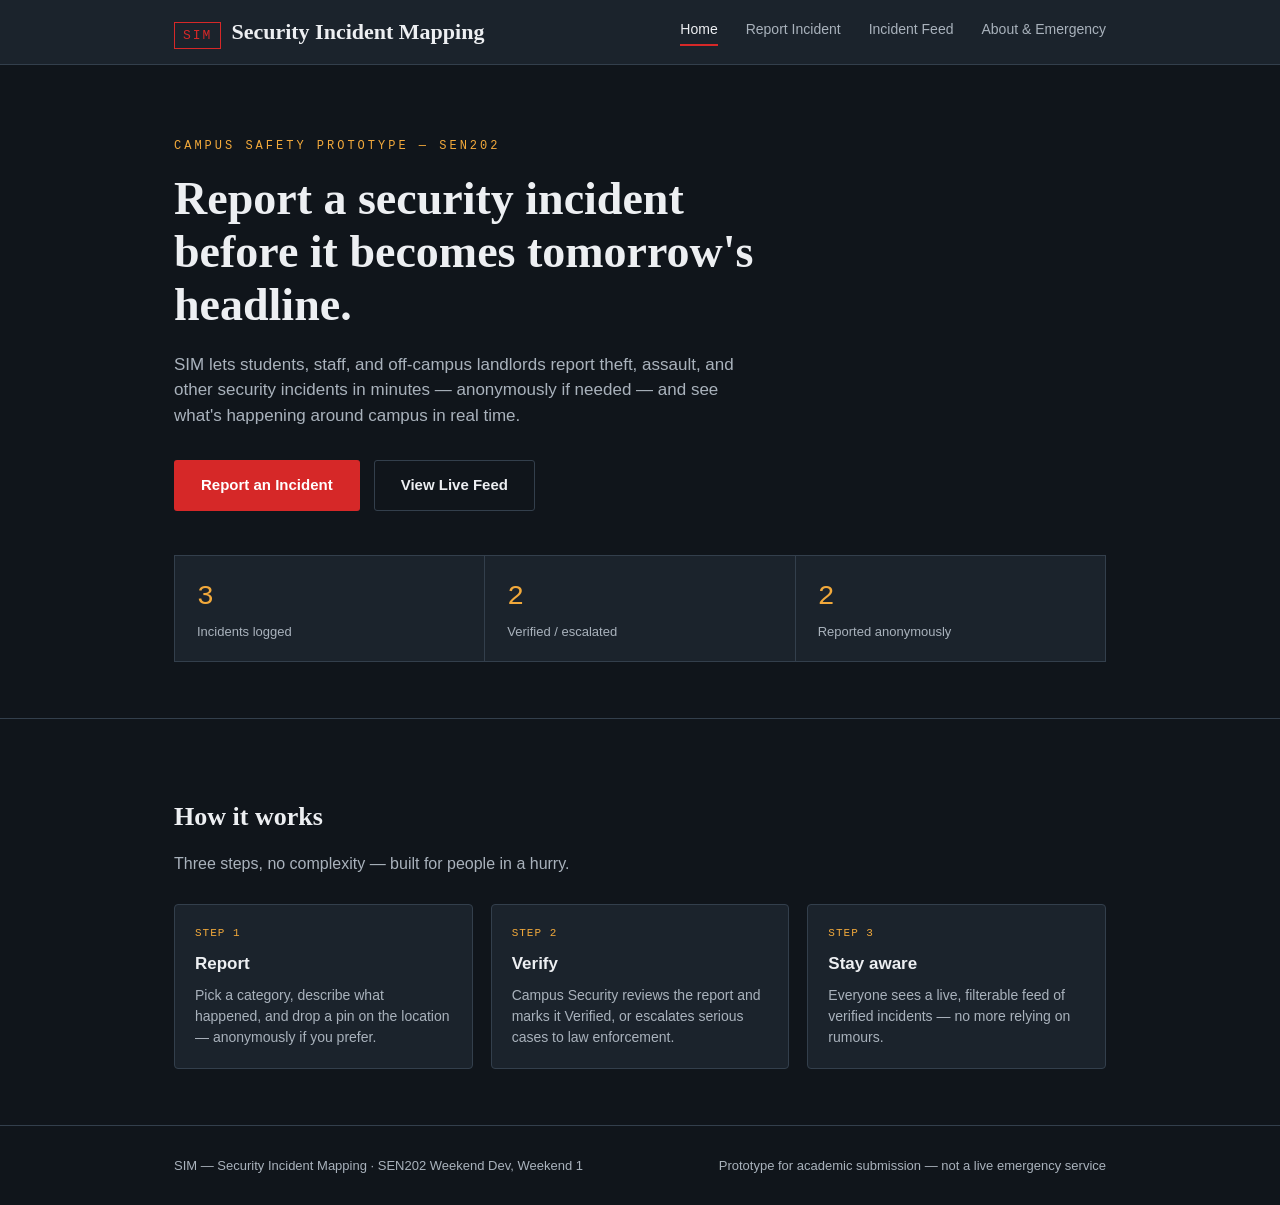
<file: index.html>
<!DOCTYPE html>
<html lang="en">
<head>
<meta charset="UTF-8">
<meta name="viewport" content="width=device-width, initial-scale=1.0">
<title>SIM — Security Incident Mapping</title>
<link rel="stylesheet" href="style.css">
</head>
<body>

<header class="topbar">
  <div class="wrap">
    <a class="brand" href="index.html">
      <span class="mark">SIM</span>
      <span class="name">Security Incident Mapping</span>
    </a>
    <nav>
      <a href="index.html" class="active">Home</a>
      <a href="report.html">Report Incident</a>
      <a href="feed.html">Incident Feed</a>
      <a href="about.html">About &amp; Emergency</a>
    </nav>
  </div>
</header>

<section class="hero">
  <div class="wrap">
    <div class="eyebrow">Campus Safety Prototype — SEN202</div>
    <h1>Report a security incident before it becomes tomorrow's headline.</h1>
    <p class="lead">
      SIM lets students, staff, and off-campus landlords report theft, assault, and other
      security incidents in minutes — anonymously if needed — and see what's happening
      around campus in real time.
    </p>
    <div class="cta-row">
      <a href="report.html" class="btn btn-primary">Report an Incident</a>
      <a href="feed.html" class="btn btn-ghost">View Live Feed</a>
    </div>

    <div class="stats">
      <div class="stat">
        <div class="num" id="stat-total">0</div>
        <div class="label">Incidents logged</div>
      </div>
      <div class="stat">
        <div class="num" id="stat-verified">0</div>
        <div class="label">Verified / escalated</div>
      </div>
      <div class="stat">
        <div class="num" id="stat-anon">0</div>
        <div class="label">Reported anonymously</div>
      </div>
    </div>
  </div>
</section>

<section class="section">
  <div class="wrap">
    <h2>How it works</h2>
    <p class="sub">Three steps, no complexity — built for people in a hurry.</p>
    <div class="cards">
      <div class="card">
        <div class="cat">Step 1</div>
        <h3>Report</h3>
        <p>Pick a category, describe what happened, and drop a pin on the location — anonymously if you prefer.</p>
      </div>
      <div class="card">
        <div class="cat">Step 2</div>
        <h3>Verify</h3>
        <p>Campus Security reviews the report and marks it Verified, or escalates serious cases to law enforcement.</p>
      </div>
      <div class="card">
        <div class="cat">Step 3</div>
        <h3>Stay aware</h3>
        <p>Everyone sees a live, filterable feed of verified incidents — no more relying on rumours.</p>
      </div>
    </div>
  </div>
</section>

<footer>
  <div class="wrap">
    <span>SIM — Security Incident Mapping · SEN202 Weekend Dev, Weekend 1</span>
    <span>Prototype for academic submission — not a live emergency service</span>
  </div>
</footer>

<script src="app.js"></script>
</body>
</html>
</file>
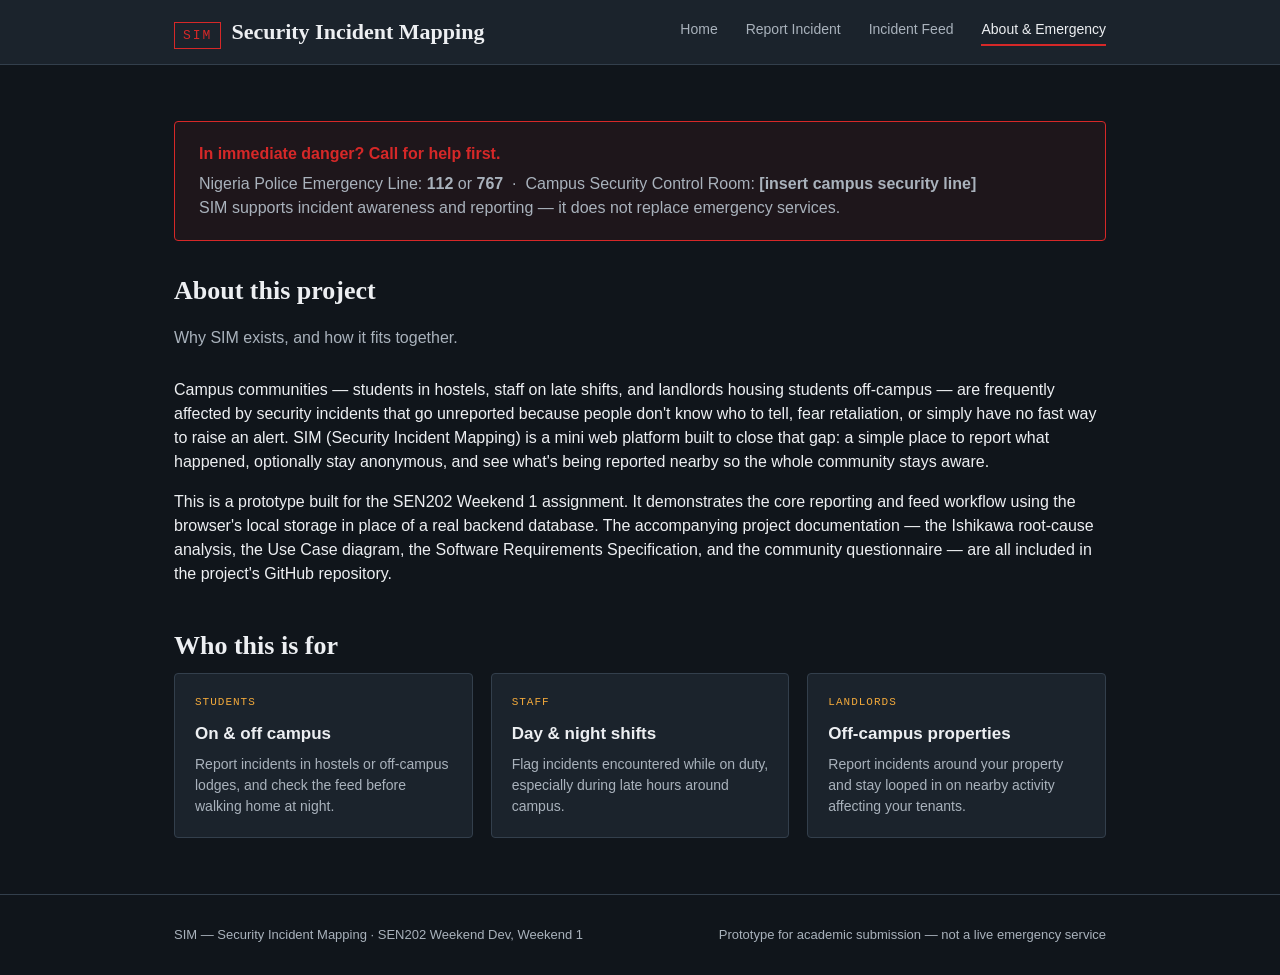
<file: about.html>
<!DOCTYPE html>
<html lang="en">
<head>
<meta charset="UTF-8">
<meta name="viewport" content="width=device-width, initial-scale=1.0">
<title>About &amp; Emergency Contacts — SIM</title>
<link rel="stylesheet" href="style.css">
</head>
<body>

<header class="topbar">
  <div class="wrap">
    <a class="brand" href="index.html">
      <span class="mark">SIM</span>
      <span class="name">Security Incident Mapping</span>
    </a>
    <nav>
      <a href="index.html">Home</a>
      <a href="report.html">Report Incident</a>
      <a href="feed.html">Incident Feed</a>
      <a href="about.html" class="active">About &amp; Emergency</a>
    </nav>
  </div>
</header>

<section class="section">
  <div class="wrap">

    <div class="emergency-box">
      <h3>In immediate danger? Call for help first.</h3>
      <p style="margin:0;color:var(--ink-dim);">
        Nigeria Police Emergency Line: <strong>112</strong> or <strong>767</strong> &nbsp;·&nbsp;
        Campus Security Control Room: <strong>[insert campus security line]</strong><br>
        SIM supports incident awareness and reporting — it does not replace emergency services.
      </p>
    </div>

    <h2>About this project</h2>
    <p class="sub">Why SIM exists, and how it fits together.</p>
    <p>
      Campus communities — students in hostels, staff on late shifts, and landlords housing
      students off-campus — are frequently affected by security incidents that go unreported
      because people don't know who to tell, fear retaliation, or simply have no fast way to
      raise an alert. SIM (Security Incident Mapping) is a mini web platform built to close
      that gap: a simple place to report what happened, optionally stay anonymous, and see
      what's being reported nearby so the whole community stays aware.
    </p>
    <p>
      This is a prototype built for the SEN202 Weekend 1 assignment. It demonstrates the core
      reporting and feed workflow using the browser's local storage in place of a real backend
      database. The accompanying project documentation — the Ishikawa root-cause analysis,
      the Use Case diagram, the Software Requirements Specification, and the community
      questionnaire — are all included in the project's GitHub repository.
    </p>

    <h2 style="margin-top:40px;">Who this is for</h2>
    <div class="cards">
      <div class="card">
        <div class="cat">Students</div>
        <h3>On &amp; off campus</h3>
        <p>Report incidents in hostels or off-campus lodges, and check the feed before walking home at night.</p>
      </div>
      <div class="card">
        <div class="cat">Staff</div>
        <h3>Day &amp; night shifts</h3>
        <p>Flag incidents encountered while on duty, especially during late hours around campus.</p>
      </div>
      <div class="card">
        <div class="cat">Landlords</div>
        <h3>Off-campus properties</h3>
        <p>Report incidents around your property and stay looped in on nearby activity affecting your tenants.</p>
      </div>
    </div>
  </div>
</section>

<footer>
  <div class="wrap">
    <span>SIM — Security Incident Mapping · SEN202 Weekend Dev, Weekend 1</span>
    <span>Prototype for academic submission — not a live emergency service</span>
  </div>
</footer>

</body>
</html>
</file>
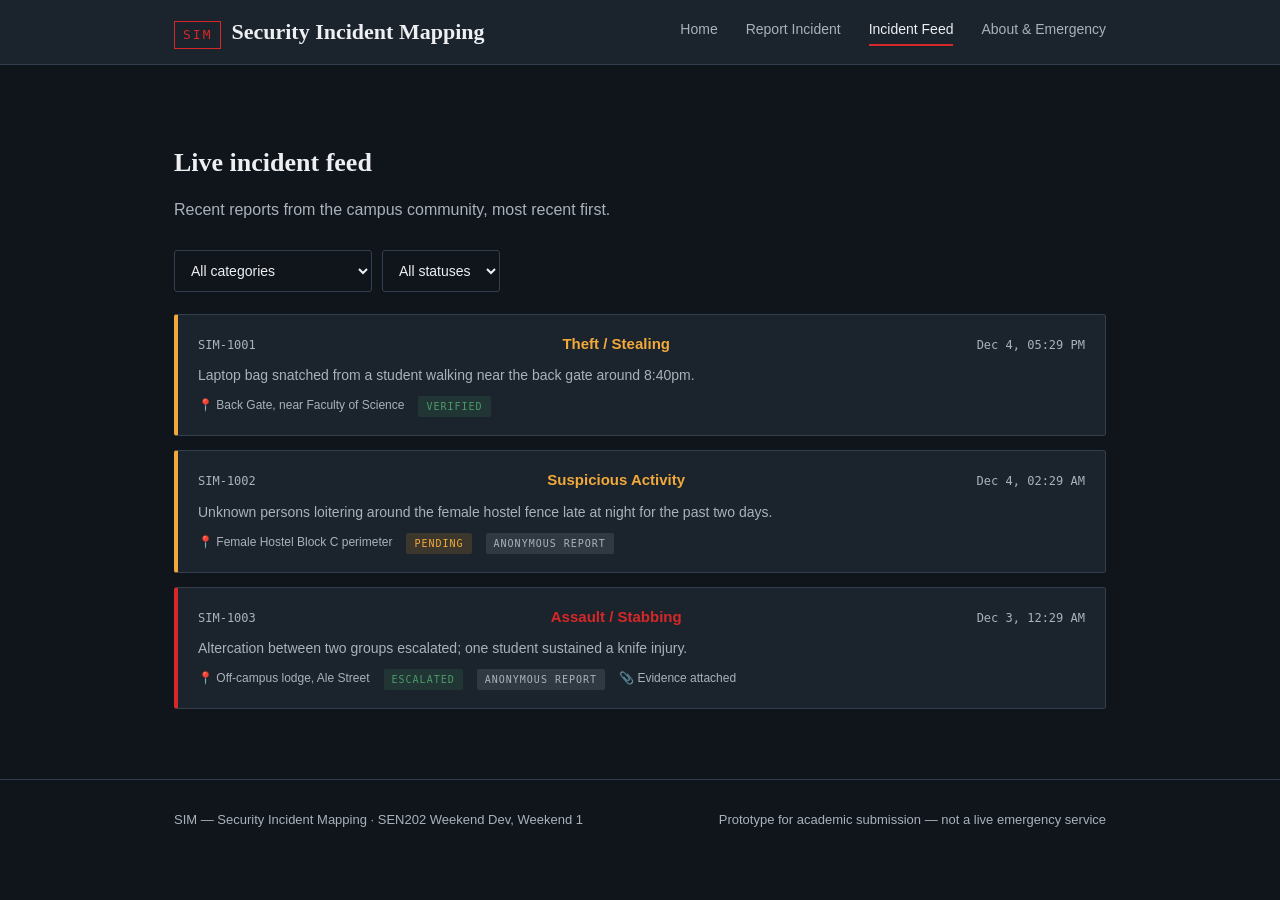
<file: feed.html>
<!DOCTYPE html>
<html lang="en">
<head>
<meta charset="UTF-8">
<meta name="viewport" content="width=device-width, initial-scale=1.0">
<title>Incident Feed — SIM</title>
<link rel="stylesheet" href="style.css">
</head>
<body>

<header class="topbar">
  <div class="wrap">
    <a class="brand" href="index.html">
      <span class="mark">SIM</span>
      <span class="name">Security Incident Mapping</span>
    </a>
    <nav>
      <a href="index.html">Home</a>
      <a href="report.html">Report Incident</a>
      <a href="feed.html" class="active">Incident Feed</a>
      <a href="about.html">About &amp; Emergency</a>
    </nav>
  </div>
</header>

<section class="section">
  <div class="wrap">
    <h2>Live incident feed</h2>
    <p class="sub">Recent reports from the campus community, most recent first.</p>

    <div class="filters">
      <select id="filter-category">
        <option value="all">All categories</option>
        <option value="Theft / Stealing">Theft / Stealing</option>
        <option value="Assault / Stabbing">Assault / Stabbing</option>
        <option value="Sexual Assault">Sexual Assault</option>
        <option value="Kidnapping">Kidnapping</option>
        <option value="Cultism-related Violence">Cultism-related Violence</option>
        <option value="Suspicious Activity">Suspicious Activity</option>
        <option value="Other">Other</option>
      </select>
      <select id="filter-status">
        <option value="all">All statuses</option>
        <option value="Pending">Pending</option>
        <option value="Verified">Verified</option>
        <option value="Escalated">Escalated</option>
      </select>
    </div>

    <div id="incident-list"></div>
  </div>
</section>

<footer>
  <div class="wrap">
    <span>SIM — Security Incident Mapping · SEN202 Weekend Dev, Weekend 1</span>
    <span>Prototype for academic submission — not a live emergency service</span>
  </div>
</footer>

<script src="app.js"></script>
</body>
</html>
</file>
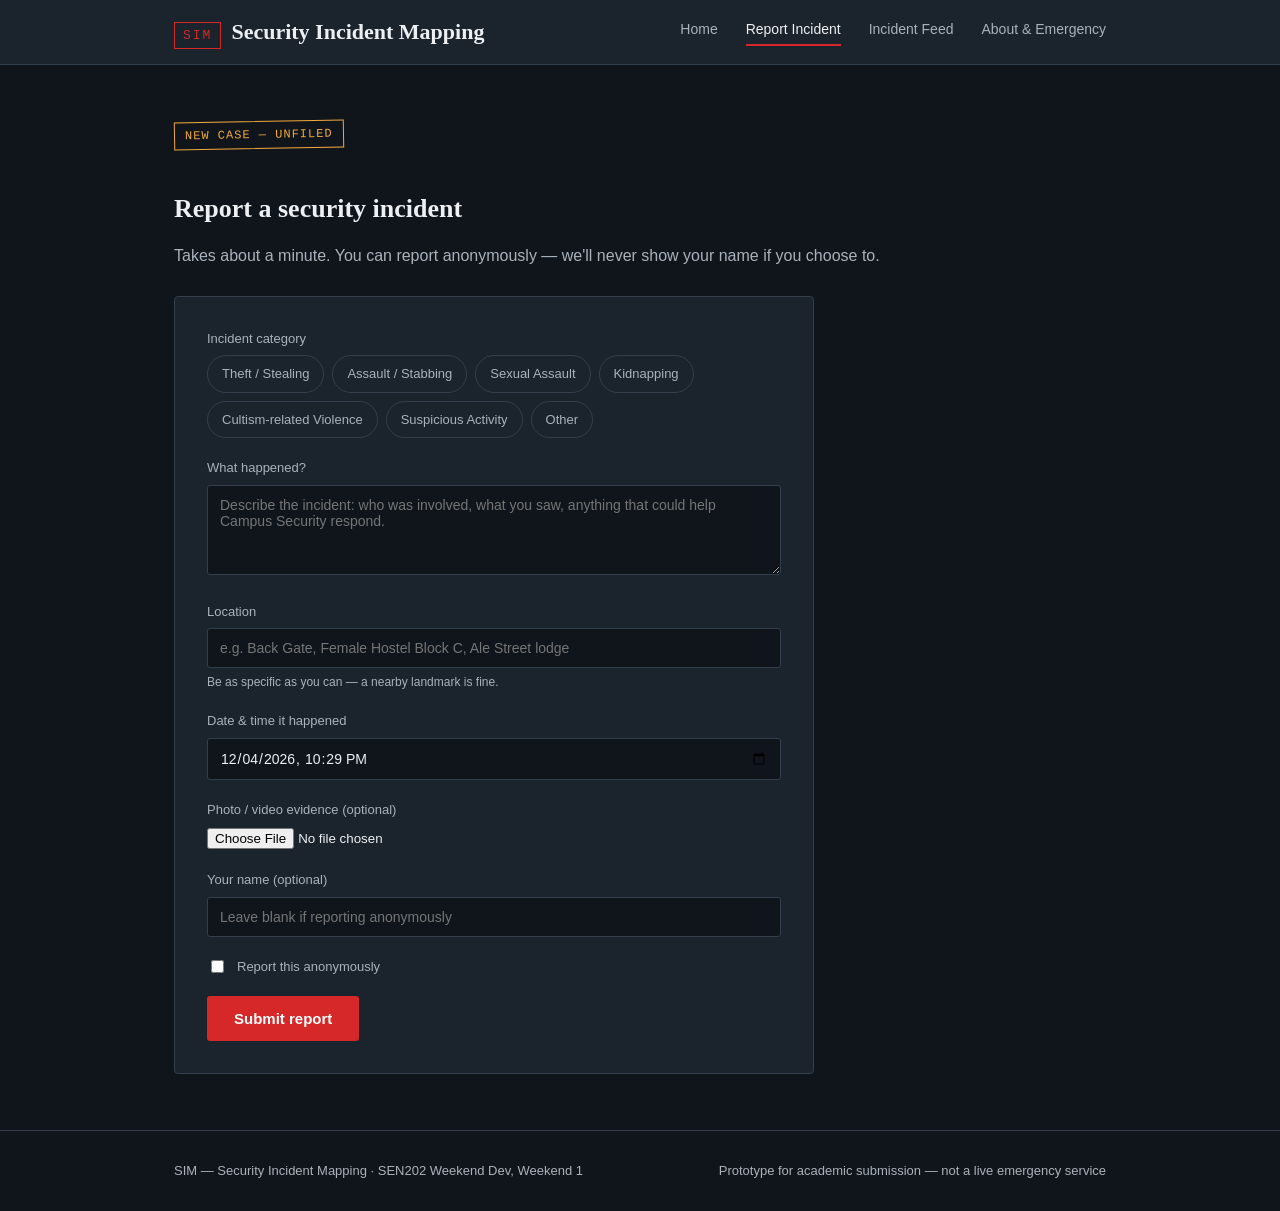
<file: report.html>
<!DOCTYPE html>
<html lang="en">
<head>
<meta charset="UTF-8">
<meta name="viewport" content="width=device-width, initial-scale=1.0">
<title>Report an Incident — SIM</title>
<link rel="stylesheet" href="style.css">
</head>
<body>

<header class="topbar">
  <div class="wrap">
    <a class="brand" href="index.html">
      <span class="mark">SIM</span>
      <span class="name">Security Incident Mapping</span>
    </a>
    <nav>
      <a href="index.html">Home</a>
      <a href="report.html" class="active">Report Incident</a>
      <a href="feed.html">Incident Feed</a>
      <a href="about.html">About &amp; Emergency</a>
    </nav>
  </div>
</header>

<section class="section">
  <div class="wrap">
    <div class="case-stamp">NEW CASE — UNFILED</div>
    <h2>Report a security incident</h2>
    <p class="sub">Takes about a minute. You can report anonymously — we'll never show your name if you choose to.</p>

    <form id="report-form" class="form-card">
      <input type="hidden" id="category-value" value="">

      <div class="field">
        <label>Incident category</label>
        <div class="chip-group">
          <div class="chip" data-category="Theft / Stealing">Theft / Stealing</div>
          <div class="chip" data-category="Assault / Stabbing">Assault / Stabbing</div>
          <div class="chip" data-category="Sexual Assault">Sexual Assault</div>
          <div class="chip" data-category="Kidnapping">Kidnapping</div>
          <div class="chip" data-category="Cultism-related Violence">Cultism-related Violence</div>
          <div class="chip" data-category="Suspicious Activity">Suspicious Activity</div>
          <div class="chip" data-category="Other">Other</div>
        </div>
      </div>

      <div class="field">
        <label for="description">What happened?</label>
        <textarea id="description" placeholder="Describe the incident: who was involved, what you saw, anything that could help Campus Security respond."></textarea>
      </div>

      <div class="field">
        <label for="location">Location</label>
        <input type="text" id="location" placeholder="e.g. Back Gate, Female Hostel Block C, Ale Street lodge">
        <div class="hint">Be as specific as you can — a nearby landmark is fine.</div>
      </div>

      <div class="field">
        <label for="incident-datetime">Date &amp; time it happened</label>
        <input type="datetime-local" id="incident-datetime">
      </div>

      <div class="field">
        <label for="evidence">Photo / video evidence (optional)</label>
        <input type="file" id="evidence" accept="image/*,video/*">
      </div>

      <div class="field">
        <label for="reporter-name">Your name (optional)</label>
        <input type="text" id="reporter-name" placeholder="Leave blank if reporting anonymously">
      </div>

      <div class="field check-row">
        <input type="checkbox" id="anonymous-check">
        <label for="anonymous-check" style="margin:0;">Report this anonymously</label>
      </div>

      <button type="submit" class="btn btn-primary">Submit report</button>
      <div id="form-msg" class="form-msg"></div>
    </form>
  </div>
</section>

<footer>
  <div class="wrap">
    <span>SIM — Security Incident Mapping · SEN202 Weekend Dev, Weekend 1</span>
    <span>Prototype for academic submission — not a live emergency service</span>
  </div>
</footer>

<script src="app.js"></script>
</body>
</html>
</file>
<file: style.css>
:root {
  --ink: #EDEFF2;
  --ink-dim: #A9B2BC;
  --base: #10151B;
  --surface: #1B232C;
  --surface-2: #232D38;
  --line: #333F4C;
  --red: #D62828;
  --amber: #F2A93B;
  --green: #4C9A6A;
  --font-display: Georgia, "Times New Roman", serif;
  --font-body: "Segoe UI", "Helvetica Neue", Arial, sans-serif;
  --font-mono: "Consolas", "SFMono-Regular", Menlo, monospace;
}

* { box-sizing: border-box; }

body {
  margin: 0;
  background: var(--base);
  color: var(--ink);
  font-family: var(--font-body);
  line-height: 1.5;
}

a { color: inherit; }

.wrap {
  max-width: 980px;
  margin: 0 auto;
  padding: 0 24px;
}

/* ---------- Top bar ---------- */
.topbar {
  border-bottom: 1px solid var(--line);
  background: var(--surface);
  position: sticky; top: 0; z-index: 10;
}
.topbar .wrap {
  display: flex; align-items: center; justify-content: space-between;
  height: 64px;
}
.brand {
  display: flex; align-items: baseline; gap: 10px; text-decoration: none;
}
.brand .mark {
  font-family: var(--font-mono);
  font-size: 13px; letter-spacing: 2px;
  color: var(--red); border: 1px solid var(--red);
  padding: 3px 8px;
}
.brand .name {
  font-family: var(--font-display);
  font-size: 22px; font-weight: 700; color: var(--ink);
}
nav { display: flex; gap: 28px; font-size: 14px; }
nav a { text-decoration: none; color: var(--ink-dim); border-bottom: 2px solid transparent; padding-bottom: 4px; }
nav a:hover, nav a.active { color: var(--ink); border-bottom-color: var(--red); }

/* ---------- Hero ---------- */
.hero {
  padding: 72px 0 56px;
  border-bottom: 1px solid var(--line);
}
.hero .eyebrow {
  font-family: var(--font-mono); font-size: 12px; letter-spacing: 3px;
  color: var(--amber); text-transform: uppercase; margin-bottom: 18px;
}
.hero h1 {
  font-family: var(--font-display);
  font-size: 46px; line-height: 1.15; margin: 0 0 20px; max-width: 640px;
}
.hero p.lead {
  color: var(--ink-dim); max-width: 560px; font-size: 17px; margin-bottom: 32px;
}
.cta-row { display: flex; gap: 14px; flex-wrap: wrap; }
.btn {
  display: inline-block; text-decoration: none; padding: 13px 26px;
  font-size: 15px; font-weight: 600; border-radius: 3px; border: 1px solid transparent;
  cursor: pointer;
}
.btn-primary { background: var(--red); color: #fff; }
.btn-primary:hover { background: #b81f1f; }
.btn-ghost { background: transparent; border-color: var(--line); color: var(--ink); }
.btn-ghost:hover { border-color: var(--ink-dim); }

/* ---------- Stat strip ---------- */
.stats {
  display: grid; grid-template-columns: repeat(3, 1fr); gap: 1px;
  background: var(--line); border: 1px solid var(--line); margin-top: 44px;
}
.stat { background: var(--surface); padding: 20px 22px; }
.stat .num { font-family: var(--font-mono); font-size: 28px; color: var(--amber); }
.stat .label { font-size: 13px; color: var(--ink-dim); margin-top: 4px; }

/* ---------- Section ---------- */
.section { padding: 56px 0; }
.section h2 {
  font-family: var(--font-display); font-size: 26px; margin-bottom: 8px;
}
.section .sub { color: var(--ink-dim); margin-bottom: 28px; }

.cards { display: grid; grid-template-columns: repeat(3, 1fr); gap: 18px; }
.card {
  background: var(--surface); border: 1px solid var(--line); padding: 20px;
  border-radius: 4px;
}
.card .cat { font-family: var(--font-mono); font-size: 11px; letter-spacing: 1px; color: var(--amber); text-transform: uppercase; }
.card h3 { margin: 10px 0 8px; font-size: 17px; }
.card p { color: var(--ink-dim); font-size: 14px; margin: 0; }

/* ---------- Forms (report page) ---------- */
.case-stamp {
  display: inline-block; font-family: var(--font-mono); font-size: 12px;
  border: 1px solid var(--amber); color: var(--amber); padding: 4px 10px;
  transform: rotate(-1deg); margin-bottom: 18px; letter-spacing: 1px;
}
.form-card {
  background: var(--surface); border: 1px solid var(--line); border-radius: 4px;
  padding: 32px; max-width: 640px;
}
.field { margin-bottom: 20px; }
.field label { display: block; font-size: 13px; color: var(--ink-dim); margin-bottom: 7px; }
.field .hint { font-size: 12px; color: var(--ink-dim); margin-top: 5px; }
input[type=text], input[type=datetime-local], textarea, select {
  width: 100%; background: var(--base); border: 1px solid var(--line);
  color: var(--ink); padding: 11px 12px; border-radius: 3px; font-size: 14px;
  font-family: var(--font-body);
}
textarea { resize: vertical; min-height: 90px; }
.check-row { display: flex; align-items: center; gap: 10px; }
.check-row input { width: auto; }
.chip-group { display: flex; flex-wrap: wrap; gap: 8px; }
.chip {
  border: 1px solid var(--line); padding: 8px 14px; border-radius: 20px;
  font-size: 13px; cursor: pointer; user-select: none; color: var(--ink-dim);
}
.chip.selected { border-color: var(--red); color: var(--red); background: rgba(214,40,40,0.08); }
.form-msg { font-size: 14px; margin-top: 16px; display: none; }
.form-msg.ok { color: var(--green); display: block; }

/* ---------- Feed / list ---------- */
.filters { display: flex; gap: 10px; margin-bottom: 22px; flex-wrap: wrap; }
.filters select { width: auto; }
.incident {
  border: 1px solid var(--line); border-left-width: 4px; background: var(--surface);
  border-radius: 3px; padding: 18px 20px; margin-bottom: 14px;
}
.incident-head { display: flex; justify-content: space-between; align-items: baseline; gap: 12px; flex-wrap: wrap; }
.incident-id { font-family: var(--font-mono); font-size: 12px; color: var(--ink-dim); }
.incident-cat { font-weight: 700; font-size: 15px; }
.incident-time { font-family: var(--font-mono); font-size: 12px; color: var(--ink-dim); }
.incident p.desc { margin: 10px 0 10px; color: var(--ink-dim); font-size: 14px; }
.incident-meta { display: flex; gap: 14px; font-size: 12px; color: var(--ink-dim); flex-wrap: wrap; }
.badge {
  font-family: var(--font-mono); font-size: 10px; letter-spacing: 1px;
  padding: 3px 8px; border-radius: 2px; text-transform: uppercase;
}
.badge-pending { background: rgba(242,169,59,0.15); color: var(--amber); }
.badge-verified { background: rgba(76,154,106,0.15); color: var(--green); }
.badge-anon { background: rgba(169,178,188,0.15); color: var(--ink-dim); }

.empty-state {
  border: 1px dashed var(--line); padding: 40px; text-align: center; color: var(--ink-dim); border-radius: 4px;
}

/* ---------- Footer ---------- */
footer {
  border-top: 1px solid var(--line); padding: 30px 0; color: var(--ink-dim); font-size: 13px;
}
footer .wrap { display: flex; justify-content: space-between; flex-wrap: wrap; gap: 10px; }

.emergency-box {
  border: 1px solid var(--red); background: rgba(214,40,40,0.07); padding: 20px 24px; border-radius: 4px; margin-bottom: 30px;
}
.emergency-box h3 { margin: 0 0 6px; color: var(--red); font-size: 16px; }

@media (max-width: 720px) {
  .hero h1 { font-size: 32px; }
  .stats, .cards { grid-template-columns: 1fr; }
  nav { gap: 16px; }
}
</file>
